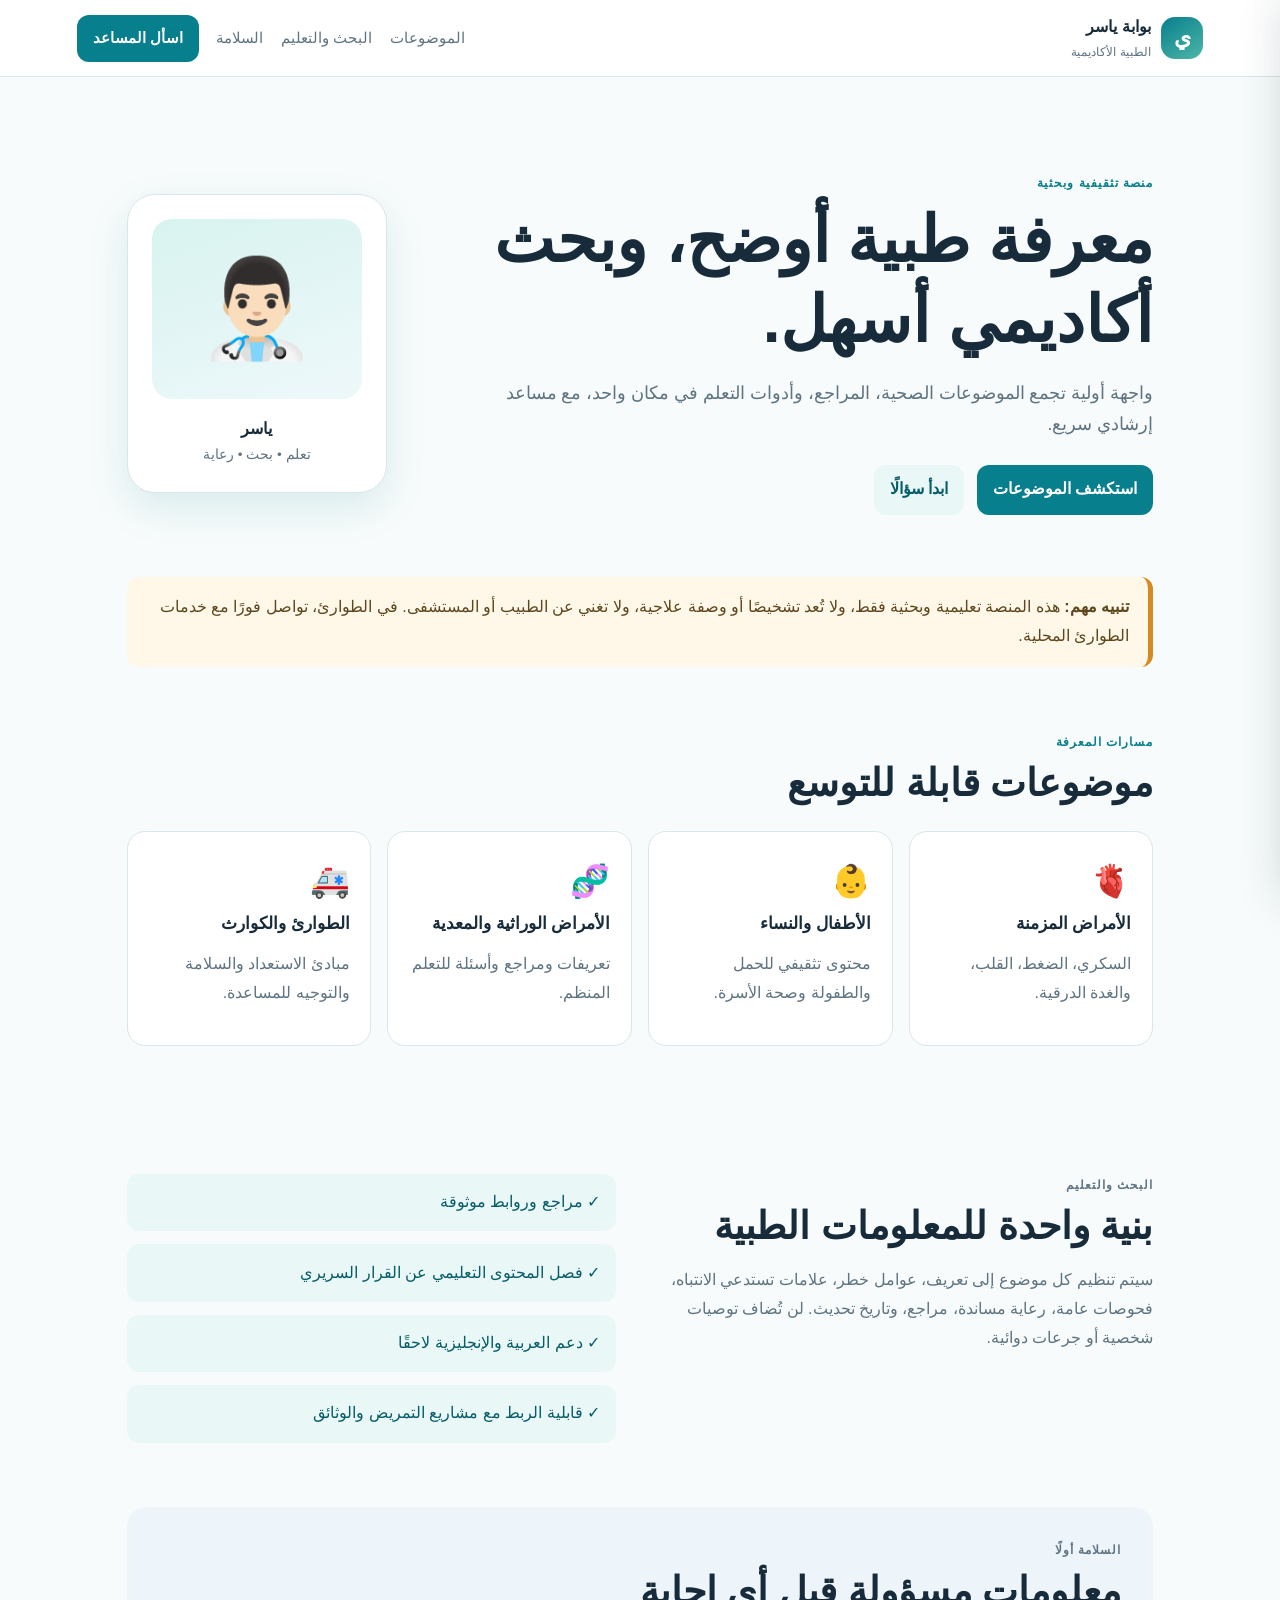
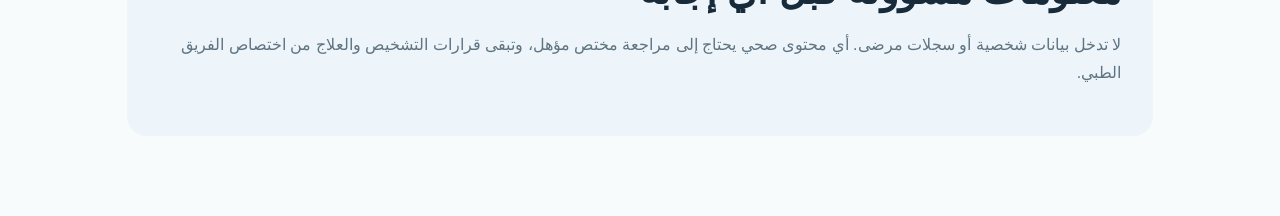
<file: index.html>
<!doctype html>
<html lang="ar" dir="rtl">
<head>
  <meta charset="UTF-8" />
  <meta name="viewport" content="width=device-width, initial-scale=1" />
  <meta name="description" content="بوابة ياسر الطبية الأكاديمية للتثقيف والبحث الصحي." />
  <title>بوابة ياسر الطبية الأكاديمية</title>
  <link rel="stylesheet" href="styles.css" />
</head>
<body>
  <header class="site-header">
    <a class="brand" href="#top" aria-label="العودة إلى الصفحة الرئيسية">
      <span class="brand-mark">ي</span>
      <span><strong>بوابة ياسر</strong><small>الطبية الأكاديمية</small></span>
    </a>
    <nav aria-label="التنقل الرئيسي">
      <a href="#topics">الموضوعات</a>
      <a href="#research">البحث والتعليم</a>
      <a href="#safety">السلامة</a>
      <button class="assistant-trigger" data-open-assistant>اسأل المساعد</button>
    </nav>
  </header>

  <main id="top">
    <section class="hero">
      <div class="hero-copy">
        <p class="eyebrow">منصة تثقيفية وبحثية</p>
        <h1>معرفة طبية أوضح، وبحث أكاديمي أسهل.</h1>
        <p class="lead">واجهة أولية تجمع الموضوعات الصحية، المراجع، وأدوات التعلم في مكان واحد، مع مساعد إرشادي سريع.</p>
        <div class="hero-actions">
          <a class="button primary" href="#topics">استكشف الموضوعات</a>
          <button class="button secondary" data-open-assistant>ابدأ سؤالًا</button>
        </div>
      </div>
      <div class="portrait-card" aria-label="هوية بوابة ياسر">
        <div class="portrait-placeholder" aria-hidden="true">👨🏻‍⚕️</div>
        <strong>ياسر</strong>
        <span>تعلم • بحث • رعاية</span>
      </div>
    </section>

    <aside class="medical-notice" role="note">
      <strong>تنبيه مهم:</strong> هذه المنصة تعليمية وبحثية فقط، ولا تُعد تشخيصًا أو وصفة علاجية، ولا تغني عن الطبيب أو المستشفى. في الطوارئ، تواصل فورًا مع خدمات الطوارئ المحلية.
    </aside>

    <section id="topics" class="section">
      <div class="section-heading"><p class="eyebrow">مسارات المعرفة</p><h2>موضوعات قابلة للتوسع</h2></div>
      <div class="topic-grid">
        <a class="topic-card" href="#research"><span>🫀</span><h3>الأمراض المزمنة</h3><p>السكري، الضغط، القلب، والغدة الدرقية.</p></a>
        <a class="topic-card" href="#research"><span>👶</span><h3>الأطفال والنساء</h3><p>محتوى تثقيفي للحمل والطفولة وصحة الأسرة.</p></a>
        <a class="topic-card" href="#research"><span>🧬</span><h3>الأمراض الوراثية والمعدية</h3><p>تعريفات ومراجع وأسئلة للتعلم المنظم.</p></a>
        <a class="topic-card" href="#research"><span>🚑</span><h3>الطوارئ والكوارث</h3><p>مبادئ الاستعداد والسلامة والتوجيه للمساعدة.</p></a>
      </div>
    </section>

    <section id="research" class="section split-section">
      <div><p class="eyebrow">البحث والتعليم</p><h2>بنية واحدة للمعلومات الطبية</h2><p>سيتم تنظيم كل موضوع إلى تعريف، عوامل خطر، علامات تستدعي الانتباه، فحوصات عامة، رعاية مساندة، مراجع، وتاريخ تحديث. لن تُضاف توصيات شخصية أو جرعات دوائية.</p></div>
      <div class="checklist"><div>✓ مراجع وروابط موثوقة</div><div>✓ فصل المحتوى التعليمي عن القرار السريري</div><div>✓ دعم العربية والإنجليزية لاحقًا</div><div>✓ قابلية الربط مع مشاريع التمريض والوثائق</div></div>
    </section>

    <section id="safety" class="section safety-section"><p class="eyebrow">السلامة أولًا</p><h2>معلومات مسؤولة قبل أي إجابة</h2><p>لا تدخل بيانات شخصية أو سجلات مرضى. أي محتوى صحي يحتاج إلى مراجعة مختص مؤهل، وتبقى قرارات التشخيص والعلاج من اختصاص الفريق الطبي.</p></section>
  </main>

  <div class="assistant-panel" data-assistant-panel aria-hidden="true" role="dialog" aria-labelledby="assistant-title">
    <div class="assistant-header"><div><span class="status-dot"></span><strong id="assistant-title">المساعد الإرشادي</strong></div><button class="close-button" data-close-assistant aria-label="إغلاق">×</button></div>
    <p class="assistant-disclaimer">إجابات تعليمية عامة فقط، وليست تشخيصًا أو علاجًا.</p>
    <div class="suggestions"><button data-question="ما هدف هذه المنصة؟">هدف المنصة</button><button data-question="متى أطلب مساعدة عاجلة؟">مساعدة عاجلة</button><button data-question="كيف أستخدم المراجع؟">استخدام المراجع</button></div>
    <form data-assistant-form><label for="question">سؤالك</label><textarea id="question" rows="3" placeholder="اكتب سؤالًا تعليميًا..."></textarea><button class="button primary" type="submit">إجابة إرشادية</button></form>
    <div class="assistant-answer" data-answer aria-live="polite">اختر سؤالًا مقترحًا أو اكتب سؤالك.</div>
  </div>
  <div class="backdrop" data-close-assistant></div>
  <script src="app.js"></script>
</body>
</html>
</file>
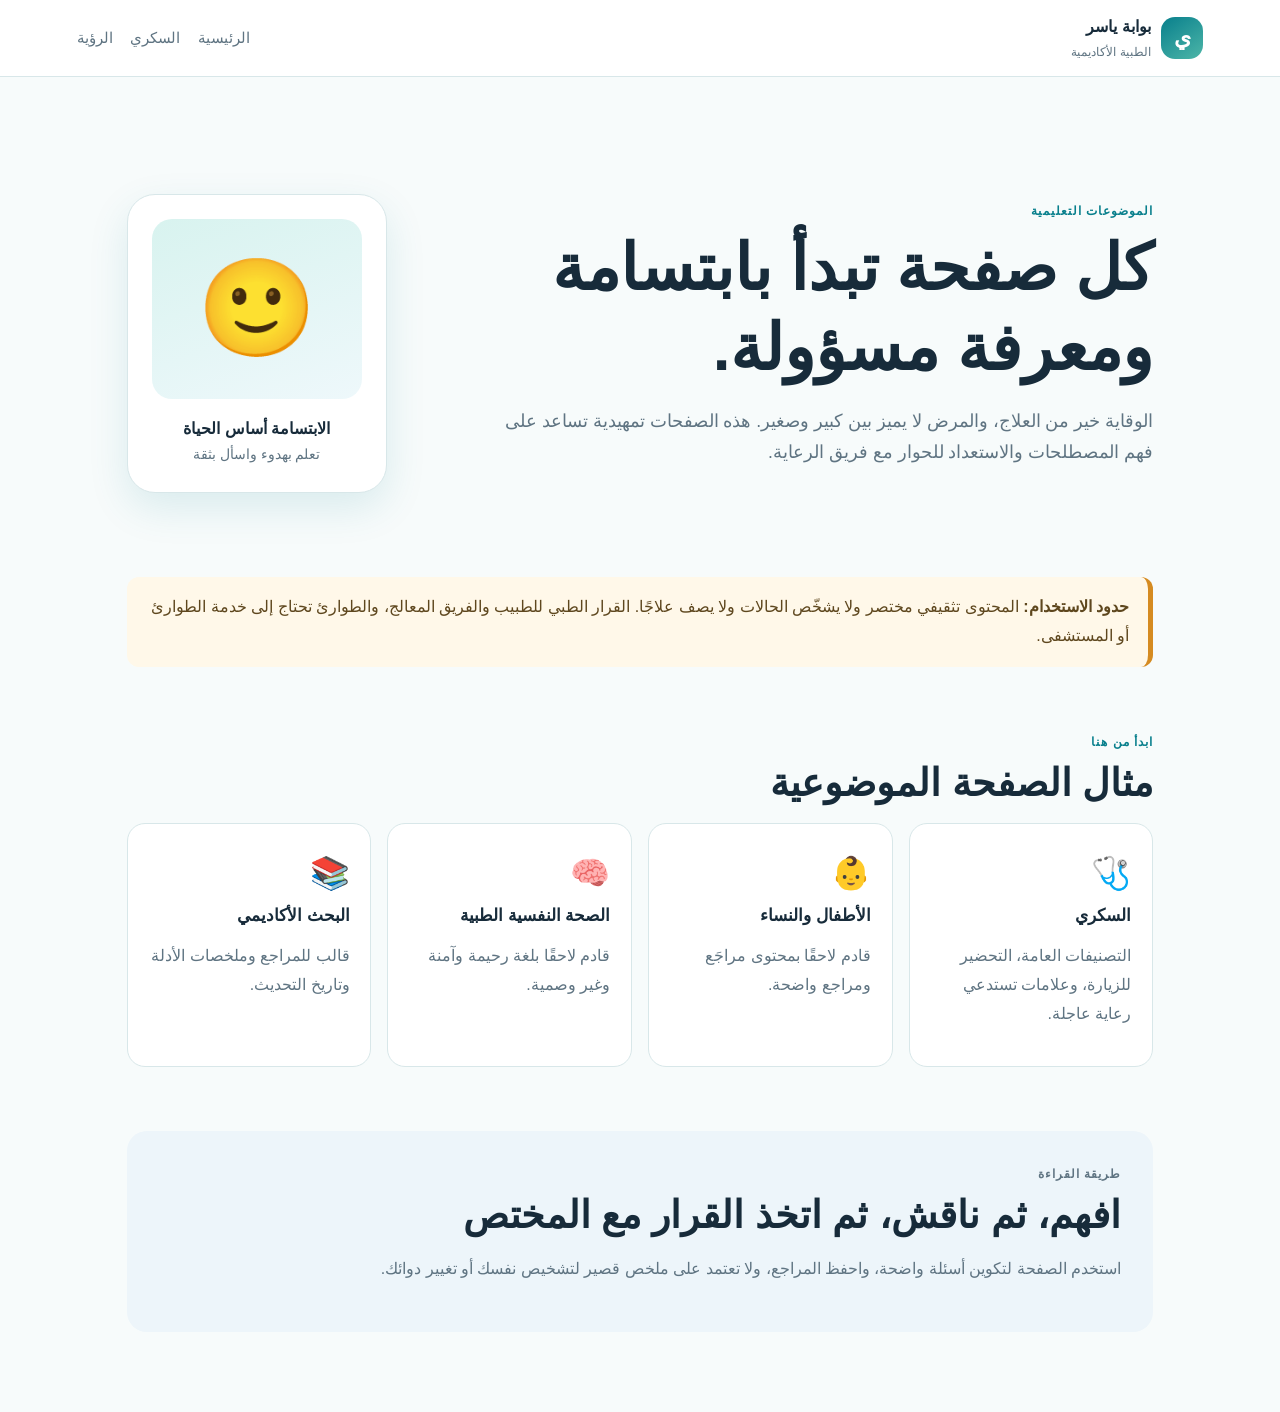
<file: topics/index.html>
<!doctype html>
<html lang="ar" dir="rtl">
<head>
  <meta charset="UTF-8" />
  <meta name="viewport" content="width=device-width, initial-scale=1" />
  <meta name="description" content="فهرس الموضوعات التعليمية في بوابة ياسر الطبية الأكاديمية." />
  <title>الموضوعات الطبية | بوابة ياسر</title>
  <link rel="stylesheet" href="../styles.css" />
</head>
<body>
  <header class="site-header">
    <a class="brand" href="../index.html"><span class="brand-mark">ي</span><span><strong>بوابة ياسر</strong><small>الطبية الأكاديمية</small></span></a>
    <nav aria-label="التنقل الرئيسي"><a href="../index.html">الرئيسية</a><a href="diabetes.html">السكري</a><a href="../docs/vision.md">الرؤية</a></nav>
  </header>
  <main>
    <section class="hero compact-hero"><div class="hero-copy"><p class="eyebrow">الموضوعات التعليمية</p><h1>كل صفحة تبدأ بابتسامة ومعرفة مسؤولة.</h1><p class="lead">الوقاية خير من العلاج، والمرض لا يميز بين كبير وصغير. هذه الصفحات تمهيدية تساعد على فهم المصطلحات والاستعداد للحوار مع فريق الرعاية.</p></div><div class="portrait-card"><div class="portrait-placeholder" aria-hidden="true">🙂</div><strong>الابتسامة أساس الحياة</strong><span>تعلم بهدوء واسأل بثقة</span></div></section>
    <aside class="medical-notice" role="note"><strong>حدود الاستخدام:</strong> المحتوى تثقيفي مختصر ولا يشخّص الحالات ولا يصف علاجًا. القرار الطبي للطبيب والفريق المعالج، والطوارئ تحتاج إلى خدمة الطوارئ أو المستشفى.</aside>
    <section class="section"><p class="eyebrow">ابدأ من هنا</p><h2>مثال الصفحة الموضوعية</h2><div class="topic-grid"><a class="topic-card" href="diabetes.html"><span>🩺</span><h3>السكري</h3><p>التصنيفات العامة، التحضير للزيارة، وعلامات تستدعي رعاية عاجلة.</p></a><article class="topic-card"><span>👶</span><h3>الأطفال والنساء</h3><p>قادم لاحقًا بمحتوى مراجَع ومراجع واضحة.</p></article><article class="topic-card"><span>🧠</span><h3>الصحة النفسية الطبية</h3><p>قادم لاحقًا بلغة رحيمة وآمنة وغير وصمية.</p></article><article class="topic-card"><span>📚</span><h3>البحث الأكاديمي</h3><p>قالب للمراجع وملخصات الأدلة وتاريخ التحديث.</p></article></div></section>
    <section class="section safety-section"><p class="eyebrow">طريقة القراءة</p><h2>افهم، ثم ناقش، ثم اتخذ القرار مع المختص</h2><p>استخدم الصفحة لتكوين أسئلة واضحة، واحفظ المراجع، ولا تعتمد على ملخص قصير لتشخيص نفسك أو تغيير دوائك.</p></section>
  </main>
</body>
</html>
</file>
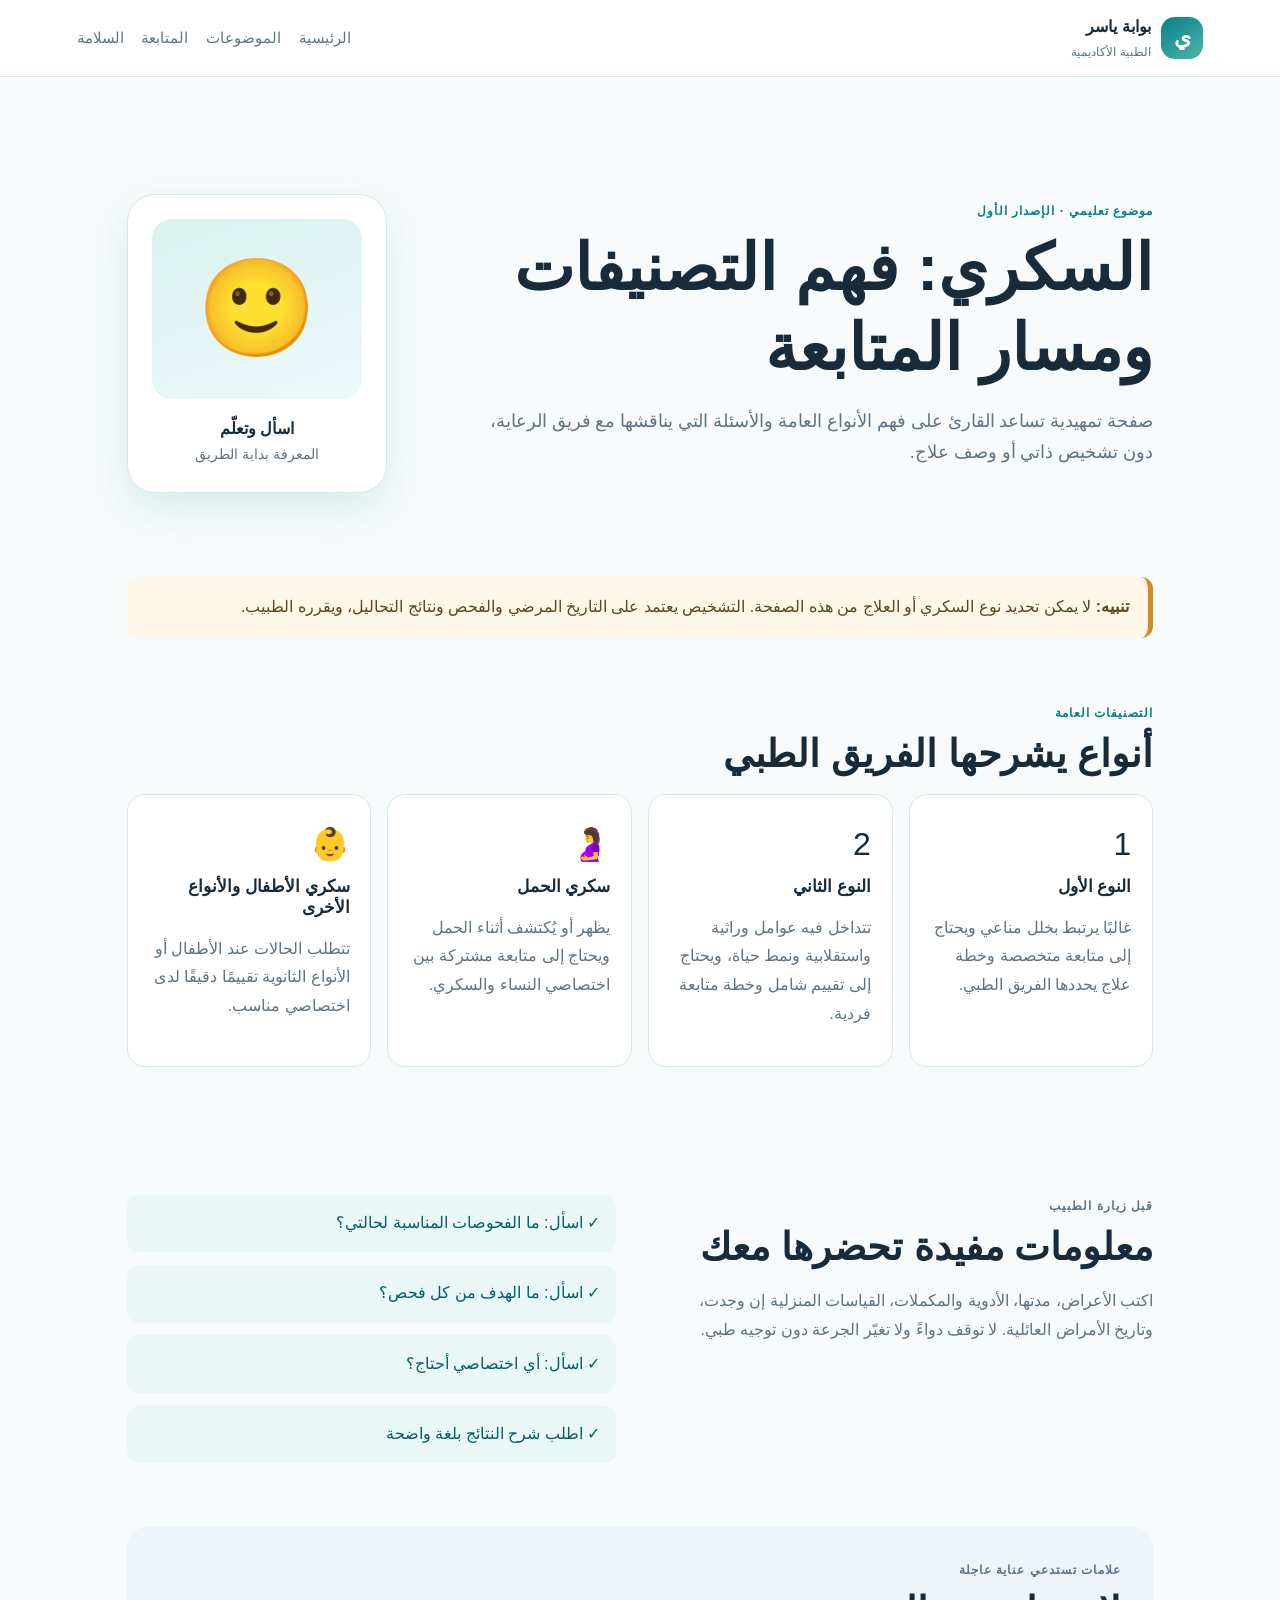
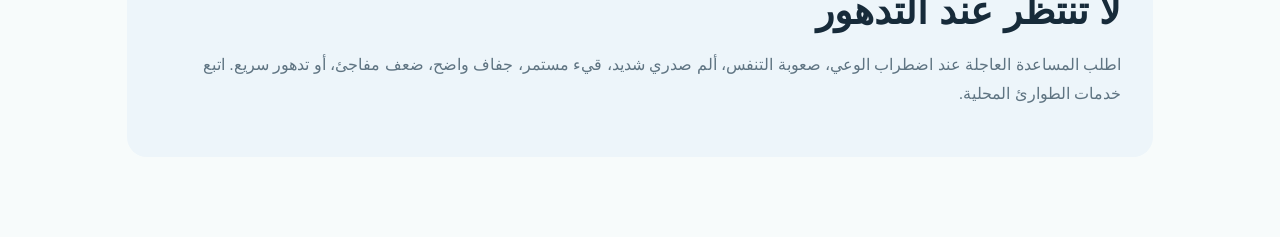
<file: topics/diabetes.html>
<!doctype html>
<html lang="ar" dir="rtl">
<head>
  <meta charset="UTF-8" />
  <meta name="viewport" content="width=device-width, initial-scale=1" />
  <meta name="description" content="صفحة تعليمية عن تصنيفات السكري ومسارات المتابعة الطبية." />
  <title>السكري | بوابة ياسر الطبية الأكاديمية</title>
  <link rel="stylesheet" href="../styles.css" />
</head>
<body>
  <header class="site-header">
    <a class="brand" href="../index.html"><span class="brand-mark">ي</span><span><strong>بوابة ياسر</strong><small>الطبية الأكاديمية</small></span></a>
    <nav aria-label="التنقل الرئيسي"><a href="../index.html">الرئيسية</a><a href="index.html">الموضوعات</a><a href="#tests">المتابعة</a><a href="#safety">السلامة</a></nav>
  </header>
  <main>
    <section class="hero compact-hero"><div class="hero-copy"><p class="eyebrow">موضوع تعليمي · الإصدار الأول</p><h1>السكري: فهم التصنيفات ومسار المتابعة</h1><p class="lead">صفحة تمهيدية تساعد القارئ على فهم الأنواع العامة والأسئلة التي يناقشها مع فريق الرعاية، دون تشخيص ذاتي أو وصف علاج.</p></div><div class="portrait-card"><div class="portrait-placeholder" aria-hidden="true">🙂</div><strong>اسأل وتعلّم</strong><span>المعرفة بداية الطريق</span></div></section>
    <aside class="medical-notice" role="note"><strong>تنبيه:</strong> لا يمكن تحديد نوع السكري أو العلاج من هذه الصفحة. التشخيص يعتمد على التاريخ المرضي والفحص ونتائج التحاليل، ويقرره الطبيب.</aside>
    <section id="types" class="section"><p class="eyebrow">التصنيفات العامة</p><h2>أنواع يشرحها الفريق الطبي</h2><div class="topic-grid"><article class="topic-card"><span>1</span><h3>النوع الأول</h3><p>غالبًا يرتبط بخلل مناعي ويحتاج إلى متابعة متخصصة وخطة علاج يحددها الفريق الطبي.</p></article><article class="topic-card"><span>2</span><h3>النوع الثاني</h3><p>تتداخل فيه عوامل وراثية واستقلابية ونمط حياة، ويحتاج إلى تقييم شامل وخطة متابعة فردية.</p></article><article class="topic-card"><span>🤰</span><h3>سكري الحمل</h3><p>يظهر أو يُكتشف أثناء الحمل ويحتاج إلى متابعة مشتركة بين اختصاصي النساء والسكري.</p></article><article class="topic-card"><span>👶</span><h3>سكري الأطفال والأنواع الأخرى</h3><p>تتطلب الحالات عند الأطفال أو الأنواع الثانوية تقييمًا دقيقًا لدى اختصاصي مناسب.</p></article></div></section>
    <section id="tests" class="section split-section"><div><p class="eyebrow">قبل زيارة الطبيب</p><h2>معلومات مفيدة تحضرها معك</h2><p>اكتب الأعراض، مدتها، الأدوية والمكملات، القياسات المنزلية إن وجدت، وتاريخ الأمراض العائلية. لا توقف دواءً ولا تغيّر الجرعة دون توجيه طبي.</p></div><div class="checklist"><div>✓ اسأل: ما الفحوصات المناسبة لحالتي؟</div><div>✓ اسأل: ما الهدف من كل فحص؟</div><div>✓ اسأل: أي اختصاصي أحتاج؟</div><div>✓ اطلب شرح النتائج بلغة واضحة</div></div></section>
    <section id="safety" class="section safety-section"><p class="eyebrow">علامات تستدعي عناية عاجلة</p><h2>لا تنتظر عند التدهور</h2><p>اطلب المساعدة العاجلة عند اضطراب الوعي، صعوبة التنفس، ألم صدري شديد، قيء مستمر، جفاف واضح، ضعف مفاجئ، أو تدهور سريع. اتبع خدمات الطوارئ المحلية.</p></section>
  </main>
</body>
</html>
</file>
<file: styles.css>
* { box-sizing: border-box; }
:root { color-scheme: light; --ink:#172b3a; --muted:#5f7482; --primary:#087f8c; --primary-dark:#075d68; --soft:#eaf7f7; --line:#d8e7e9; --card:#fff; }
body { margin:0; font-family: Tahoma, Arial, sans-serif; color:var(--ink); background:#f7fbfb; line-height:1.8; }
a { color:inherit; text-decoration:none; } button { font:inherit; cursor:pointer; }
.site-header { position:sticky; top:0; z-index:10; display:flex; justify-content:space-between; align-items:center; gap:1rem; padding:.8rem 6vw; background:rgba(255,255,255,.94); border-bottom:1px solid var(--line); backdrop-filter:blur(10px); }
.brand { display:flex; align-items:center; gap:.65rem; } .brand-mark { display:grid; place-items:center; width:42px; height:42px; border-radius:14px; color:white; background:linear-gradient(145deg,var(--primary),#4db6a8); font-size:1.4rem; font-weight:bold; } .brand small,.brand strong { display:block; } .brand small { color:var(--muted); font-size:.76rem; }
nav { display:flex; align-items:center; gap:1.1rem; color:var(--muted); font-size:.92rem; } nav a:hover { color:var(--primary-dark); }
.assistant-trigger,.button { border:0; border-radius:12px; padding:.65rem 1rem; font-weight:bold; } .assistant-trigger,.primary { color:#fff; background:var(--primary); } .assistant-trigger:hover,.primary:hover { background:var(--primary-dark); } .secondary { color:var(--primary-dark); background:var(--soft); }
main { max-width:1180px; margin:auto; padding:0 6vw 5rem; }.hero { display:grid; grid-template-columns:1fr 260px; align-items:center; gap:3rem; min-height:500px; padding:5rem 0 3rem; } .eyebrow { margin:0 0 .35rem; color:var(--primary); font-size:.78rem; font-weight:bold; letter-spacing:.08em; } h1,h2,h3 { line-height:1.25; margin:.2rem 0 1rem; } h1 { max-width:720px; font-size:clamp(2.2rem,5vw,4.2rem); } h2 { font-size:clamp(1.6rem,3vw,2.5rem); } .lead { max-width:680px; color:var(--muted); font-size:1.1rem; }.hero-actions { display:flex; gap:.8rem; margin-top:1.5rem; }
.portrait-card { padding:1.5rem; text-align:center; border:1px solid var(--line); border-radius:28px; background:var(--card); box-shadow:0 15px 40px rgba(8,127,140,.12); }.portrait-placeholder { display:grid; place-items:center; height:180px; margin-bottom:1rem; border-radius:20px; background:linear-gradient(160deg,#d8f3ef,#eef8fb); font-size:6rem; }.portrait-card strong,.portrait-card span { display:block; }.portrait-card span { color:var(--muted); font-size:.85rem; }
.medical-notice { padding:1rem 1.2rem; border-right:5px solid #d58b21; border-radius:12px; background:#fff8e9; color:#5e471e; }.section { padding:4rem 0; }.section-heading { margin-bottom:1.5rem; }.topic-grid { display:grid; grid-template-columns:repeat(4,1fr); gap:1rem; }.topic-card { padding:1.3rem; border:1px solid var(--line); border-radius:18px; background:var(--card); transition:transform .2s, box-shadow .2s; }.topic-card:hover { transform:translateY(-4px); box-shadow:0 12px 28px rgba(23,43,58,.09); }.topic-card span { font-size:2rem; }.topic-card h3 { font-size:1.05rem; }.topic-card p,.split-section p,.safety-section p { color:var(--muted); }.split-section { display:grid; grid-template-columns:1fr 1fr; gap:3rem; }.checklist { display:grid; gap:.8rem; align-content:center; }.checklist div { padding:.9rem 1rem; border-radius:12px; background:var(--soft); color:var(--primary-dark); }.safety-section { padding:2rem; border-radius:20px; background:#edf5fa; }
.assistant-panel { position:fixed; z-index:20; inset:0 0 0 auto; width:min(390px,100%); padding:1.2rem; background:#fff; box-shadow:-15px 0 45px rgba(23,43,58,.2); transform:translateX(105%); transition:transform .25s ease; }.assistant-panel.is-open { transform:translateX(0); }.assistant-header { display:flex; justify-content:space-between; align-items:center; }.status-dot { display:inline-block; width:9px; height:9px; margin-left:.45rem; border-radius:50%; background:#34a853; }.close-button { border:0; background:transparent; color:var(--muted); font-size:1.7rem; }.assistant-disclaimer { color:var(--muted); font-size:.82rem; }.suggestions { display:flex; flex-wrap:wrap; gap:.45rem; margin:1rem 0; }.suggestions button { border:1px solid var(--line); border-radius:999px; padding:.35rem .65rem; color:var(--primary-dark); background:var(--soft); font-size:.8rem; }.assistant-panel label { display:block; margin-bottom:.3rem; font-weight:bold; }.assistant-panel textarea { width:100%; resize:vertical; border:1px solid var(--line); border-radius:12px; padding:.7rem; font:inherit; }.assistant-panel form .button { width:100%; margin-top:.7rem; }.assistant-answer { min-height:100px; margin-top:1rem; padding:1rem; border-radius:12px; background:#f5f9fa; color:var(--muted); }.backdrop { display:none; position:fixed; z-index:15; inset:0; background:rgba(23,43,58,.35); }.backdrop.is-visible { display:block; }
@media (max-width:800px) { .site-header { align-items:flex-start; } nav a { display:none; } .hero,.split-section { grid-template-columns:1fr; }.hero { padding-top:3rem; }.portrait-card { max-width:260px; }.topic-grid { grid-template-columns:repeat(2,1fr); } }
@media (max-width:430px) { .topic-grid { grid-template-columns:1fr; } main { padding-inline:4vw; } }
</file>
